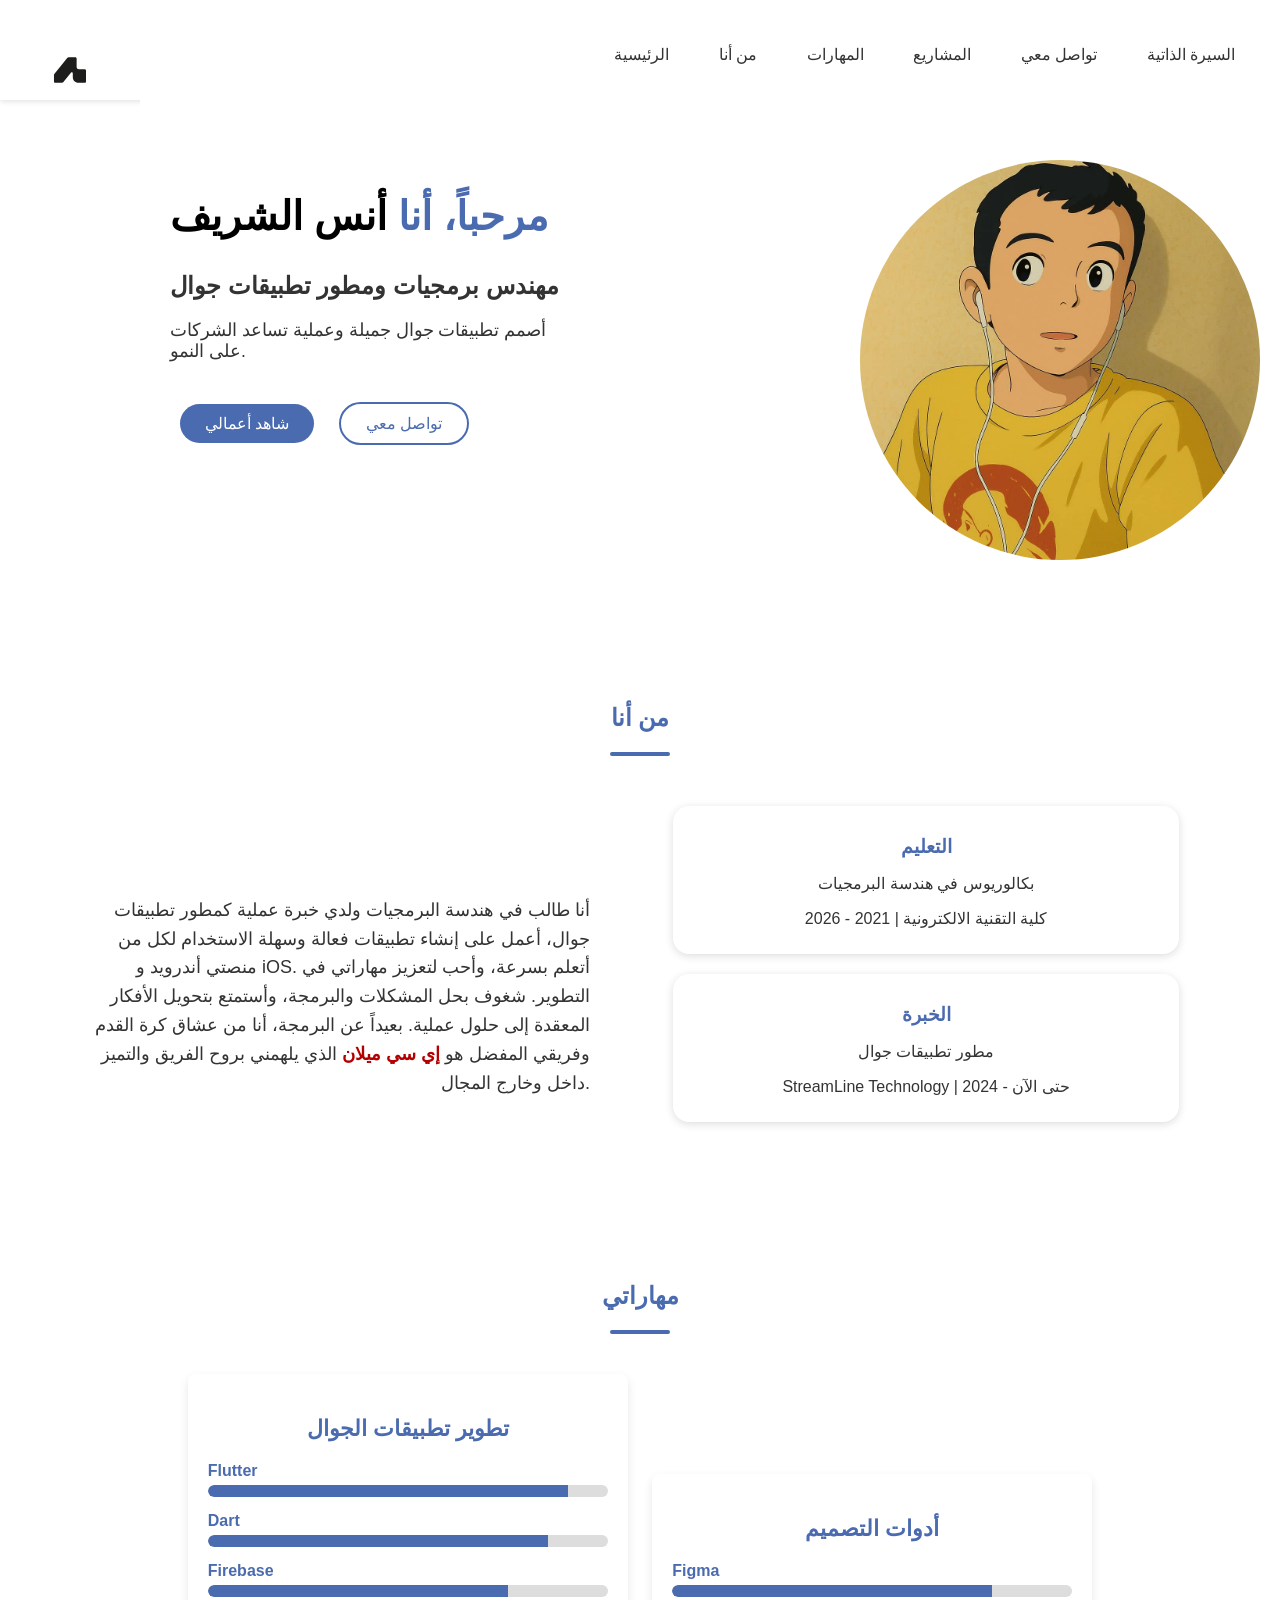
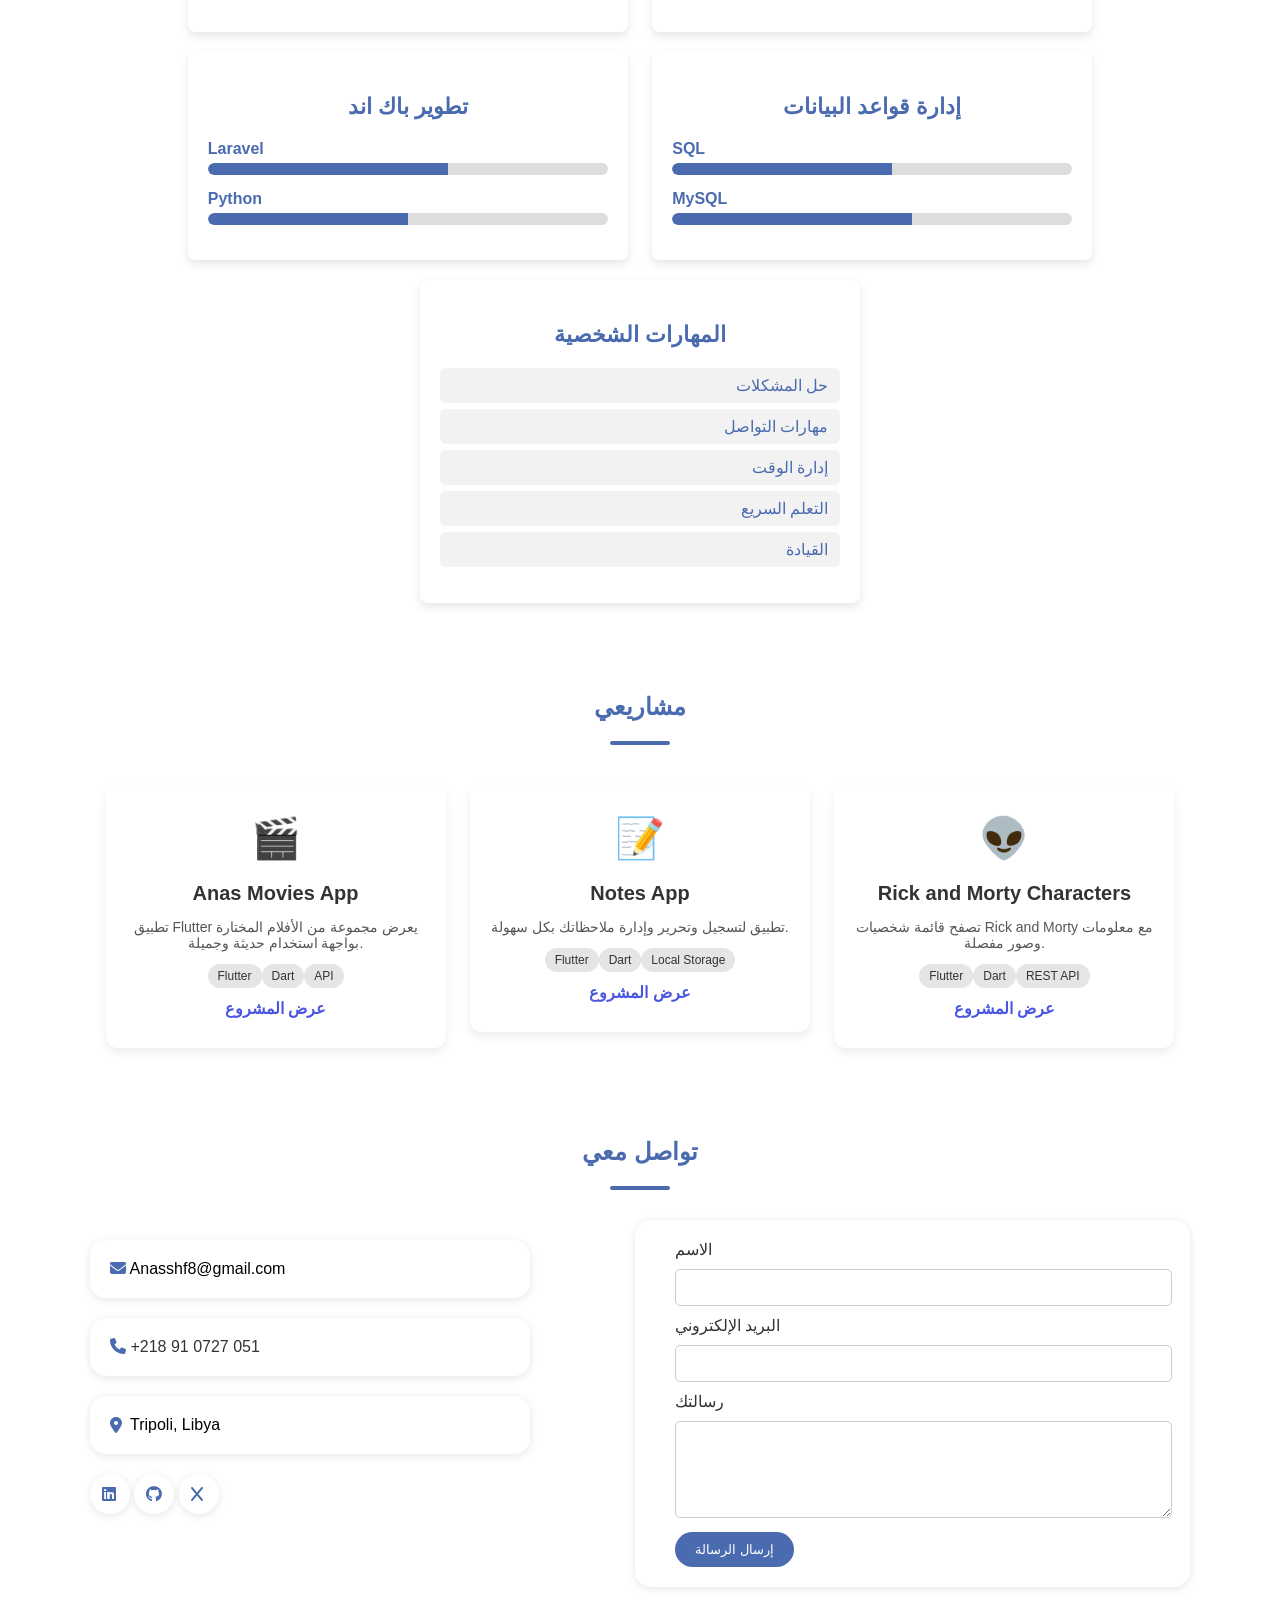
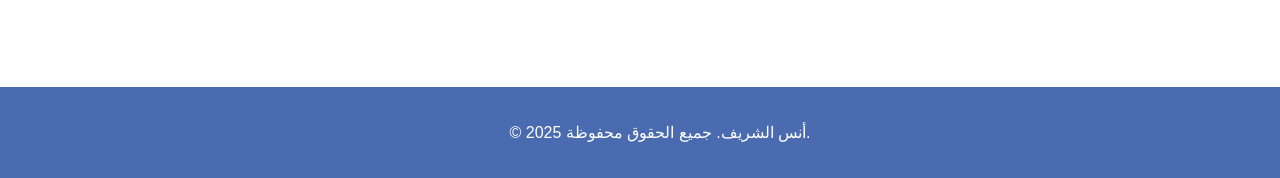
<file: index.html>
<!DOCTYPE html>
<html lang="ar" dir="ltr">
  <head>
    <meta charset="UTF-8" />
    <meta name="viewport" content="width=device-width, initial-scale=1.0" />
    <title>أنس الشريف - الموقع الشخصي</title>
    <link rel="stylesheet" href="styles.css" />
    <link
      rel="stylesheet"
      href="https://cdnjs.cloudflare.com/ajax/libs/font-awesome/6.4.0/css/all.min.css"
    />
  </head>
  <body>
    <header>
      <div class="container">
        <div class="logo">
          <img
            src="LOGO BLACK.svg"
            style="
              width: 100px;
              height: 100px;
              float: left;
              line-height: 70px;
              margin: 0 20px;
            "
            alt="شعار أنس الشريف"
          />
        </div>
        <nav class="navbar">
          <ul>
            <li><a href="#home">الرئيسية</a></li>
            <li><a href="#about">من أنا</a></li>
            <li><a href="#skills">المهارات</a></li>
            <li><a href="#projects">المشاريع</a></li>
            <li><a href="#contact">تواصل معي</a></li>
            <li><a href="Anas_AlShareef_-_.pdf" download>السيرة الذاتية</a></li>
          </ul>
        </nav>
      </div>
    </header>

    <section id="home" class="hero">
      <div class="content-wrapper">
        <div class="hero-content">
          <h1>مرحباً، أنا <span class="highlight">أنس الشريف</span></h1>
          <h2>مهندس برمجيات ومطور تطبيقات جوال</h2>
          <p>أصمم تطبيقات جوال جميلة وعملية تساعد الشركات على النمو.</p>
          <div class="buttons">
            <a href="#projects" class="ViewMywork">شاهد أعمالي</a>
            <a href="#contact" class="Contact">تواصل معي</a>
          </div>
        </div>
        <div class="hero-image">
          <img
            src="Anas_Alshareef.jpeg"
            alt="أنس الشريف"
            class="profile-image"
          />
        </div>
      </div>
    </section>

    <section id="about" class="about">
      <div class="container">
        <h2 class="section-title">من أنا</h2>
        <div class="section-divider"></div>

        <div class="about-wrapper">
          <div class="about-summary">
            أنا طالب في هندسة البرمجيات ولدي خبرة عملية كمطور تطبيقات جوال، أعمل
            على إنشاء تطبيقات فعالة وسهلة الاستخدام لكل من منصتي أندرويد و iOS.
            أتعلم بسرعة، وأحب لتعزيز مهاراتي في التطوير. شغوف بحل المشكلات
            والبرمجة، وأستمتع بتحويل الأفكار المعقدة إلى حلول عملية. بعيداً عن
            البرمجة، أنا من عشاق كرة القدم وفريقي المفضل هو
            <span class="favorite-team">إي سي ميلان</span> الذي يلهمني بروح
            الفريق والتميز داخل وخارج المجال.
          </div>
          <div class="aboutDetails">
            <div class="card">
              <h3 class="cardtitle">التعليم</h3>
              <p>بكالوريوس في هندسة البرمجيات</p>
              <p>كلية التقنية الالكترونية | 2021 - 2026</p>
            </div>
            <div class="card">
              <h3 class="cardtitle">الخبرة</h3>
              <p>مطور تطبيقات جوال</p>
              <p>StreamLine Technology | 2024 - حتى الآن</p>
            </div>
          </div>
        </div>
      </div>
    </section>

    <section id="skills" class="skills">
      <div class="container">
        <h2 class="section-title">مهاراتي</h2>
        <div class="section-divider"></div>

        <div class="grid">
          <div class="category">
            <p class="skill-name">تطوير تطبيقات الجوال</p>
            <div class="skill-item">
              <span class="tech-name">Flutter</span>
              <div class="skill-bar">
                <div class="skill-level" style="width: 90%"></div>
              </div>
            </div>
            <div class="skill-item">
              <span class="tech-name">Dart</span>
              <div class="skill-bar">
                <div class="skill-level" style="width: 85%"></div>
              </div>
            </div>
            <div class="skill-item">
              <span class="tech-name">Firebase</span>
              <div class="skill-bar">
                <div class="skill-level" style="width: 75%"></div>
              </div>
            </div>
          </div>

          <div class="category">
            <p class="skill-name">أدوات التصميم</p>
            <div class="skill-item">
              <span class="tech-name">Figma</span>
              <div class="skill-bar">
                <div class="skill-level" style="width: 80%"></div>
              </div>
            </div>
          </div>

          <div class="category">
            <p class="skill-name">تطوير باك اند</p>
            <div class="skill-item">
              <span class="tech-name">Laravel</span>
              <div class="skill-bar">
                <div class="skill-level" style="width: 60%"></div>
              </div>
            </div>
            <div class="skill-item">
              <span class="tech-name">Python</span>
              <div class="skill-bar">
                <div class="skill-level" style="width: 50%"></div>
              </div>
            </div>
          </div>

          <div class="category">
            <p class="skill-name">إدارة قواعد البيانات</p>
            <div class="skill-item">
              <span class="tech-name">SQL</span>
              <div class="skill-bar">
                <div class="skill-level" style="width: 55%"></div>
              </div>
            </div>
            <div class="skill-item">
              <span class="tech-name">MySQL</span>
              <div class="skill-bar">
                <div class="skill-level" style="width: 60%"></div>
              </div>
            </div>
          </div>
          <div class="category" style="text-align: right">
            <p class="skill-name">المهارات الشخصية</p>
            <ul class="soft-skills">
              <li>حل المشكلات</li>
              <li>مهارات التواصل</li>
              <li>إدارة الوقت</li>
              <li>التعلم السريع</li>
              <li>القيادة</li>
            </ul>
          </div>
        </div>
      </div>
    </section>

    <section id="projects" class="projects">
      <div class="container">
        <h2 class="section-title">مشاريعي</h2>
        <div class="section-divider"></div>
        <div class="project-grid">
          <div class="project-card">
            <div class="project-icon">🎬</div>
            <h3>Anas Movies App</h3>
            <p>
              تطبيق Flutter يعرض مجموعة من الأفلام المختارة بواجهة استخدام حديثة
              وجميلة.
            </p>
            <div class="tech-tags">
              <span>Flutter</span><span>Dart</span><span>API</span>
            </div>
            <a
              href="https://github.com/AnasAlshareef/anas_movies"
              target="_blank"
              >عرض المشروع</a
            >
          </div>

          <div class="project-card">
            <div class="project-icon">📝</div>
            <h3>Notes App</h3>
            <p>تطبيق لتسجيل وتحرير وإدارة ملاحظاتك بكل سهولة.</p>
            <div class="tech-tags">
              <span>Flutter</span><span>Dart</span><span>Local Storage</span>
            </div>
            <a href="https://github.com/AnasAlshareef/Notes_app" target="_blank"
              >عرض المشروع</a
            >
          </div>

          <div class="project-card">
            <div class="project-icon">👽</div>
            <h3>Rick and Morty Characters</h3>
            <p>تصفح قائمة شخصيات Rick and Morty مع معلومات وصور مفصلة.</p>
            <div class="tech-tags">
              <span>Flutter</span><span>Dart</span><span>REST API</span>
            </div>
            <a
              href="https://github.com/AnasAlshareef/rick_and_morty"
              target="_blank"
              >عرض المشروع</a
            >
          </div>
        </div>
      </div>
    </section>

    <section id="contact" class="contact">
      <div class="container">
        <h2 class="section-title">تواصل معي</h2>
        <div class="section-divider"></div>
        <div class="contact-info">
          <a
            href="https://mail.google.com/mail/u/0/?fs=1&to=anasshf8@gmail.com&tf=cm"
            style="
              text-decoration: none;
              font-weight: normal;
              font-style: normal;
              color: black;
              gap: 8px;
              text-align: center;
            "
          >
            <div class="card-info">
              <i class="fas fa-envelope" style="color: #4a6baf"></i>
              Anasshf8@gmail.com
            </div></a
          >
          <div class="card-info">
            <i class="fas fa-phone" style="color: #4a6baf"></i> +218 91 0727 051
          </div>

          <a
            href="https://www.google.com/maps?q=32.8732992,13.2088138"
            style="
              text-decoration: none;
              font-weight: normal;
              font-style: normal;
              color: black;
              display: flex;
              align-items: center;
              gap: 8px;
            "
            class="card-info"
          >
            <i class="fas fa-map-marker-alt" style="color: #4a6baf"></i>
            Tripoli, Libya
          </a>

          <div class="social-links">
            <div class="social-link">
              <a href="https://www.linkedin.com/in/anas-alshareef-984a94305/"
                ><i class="fab fa-linkedin" style="color: #4a6baf"></i
              ></a>
            </div>
            <div class="social-link">
              <a href="https://github.com/AnasAlshareef"
                ><i class="fab fa-github" style="color: #4a6baf"></i
              ></a>
            </div>
            <div class="social-link">
              <a
                href="https://x.com/Anas_Alshareef1?t=XKKSjpKWQp0uOmQg47mjNQ&s=09"
                ><i class="fab fa-x" style="color: #4a6baf"></i
              ></a>
            </div>
          </div>
        </div>

        <div class="contact-form-container">
          <form class="contact-form">
            <div class="form-group">
              <label for="name">الاسم</label>
              <input type="text" id="name" required />
            </div>
            <div class="form-group">
              <label for="email">البريد الإلكتروني</label>
              <input type="email" id="email" required />
            </div>
            <div class="form-group">
              <label for="message">رسالتك</label>
              <textarea id="message" rows="5" required></textarea>
            </div>
            <button type="submit" class="btn">إرسال الرسالة</button>
          </form>
        </div>
      </div>
    </section>

    <footer>
      <div class="container">
        <p>&copy; 2025 أنس الشريف. جميع الحقوق محفوظة.</p>
      </div>
    </footer>
  </body>
</html>
</file>
<file: styles.css>
/* ===== BASIC ===== */
body {
  font-family: Helvetica;
  background-color: white;
  color: #333;
  margin: 0;
  padding: 0;
  height: 100vh;
  max-width: 100%;
}
.section-divider {
  width: 60px;
  height: 4px;
  background-color: #4a6baf;
  margin: 10px auto 30px auto;
  border-radius: 2px;
}
.section-title {
  text-align: center;
  color: #4a6baf;
}

/* ===== CONTAINER ===== */
.container {
  width: 100%;
  margin: 0;
  padding: 0;
}
.highlight {
  color: black;
}
/* ===== HEADER ===== */
header {
  background-color: white;
  height: 60px;
  padding: 20px 0;
  box-shadow: 0 2px 5px rgba(0, 0, 0, 0.1);
  width: 100%;
  margin: 0 auto;
}

header h1 {
  color: #4a6baf;
  float: left;
  line-height: 70px;
  margin: 0 20px;
}

.navbar {
  float: right;
}

nav ul {
  list-style: none;
  padding: 0;
  margin: 0;
  line-height: 70px;
}

nav ul li {
  display: inline;
  margin-right: 45px;
  direction: rtl;
}

nav ul li a {
  text-decoration: none;
  color: #333;
  direction: rtl;
}

nav ul li a:hover {
  color: #4a6baf;
}
nav ul li a.active {
  color: #4a6baf;
  font-weight: bold;
}

/* ===== Information SECTION ===== */
.hero {
  background-color: white;
  padding: 60px 0;
  text-align: left;
  overflow: hidden;
}

.content-wrapper {
  max-width: 1100px;
  margin: 0 auto;
  padding: 0 20px;
  overflow: hidden;
}

.hero-content {
  float: left;
  width: 400px;
  padding-right: 30px;
  margin-left: 10px;
}

.hero h1 {
  font-size: 2.5rem;
  color: #4a6baf;
}

.hero p {
  font-size: 1.1rem;
  margin-top: 15px;
}

.hero .buttons {
  margin-top: 30px;
}

.hero-image {
  float: right;
  width: 400px;
  text-align: center;
  border-radius: 500px;
}

.profile-image:hover {
  color: #4a6baf;
  border-color: #4a56e2;
  box-shadow: #4a6baf 2px 2px 10px;
  transition: all 0.3s ease;
  transform: rotate(360deg); /* Rotates the image 10 degrees */
}

.profile-image {
  width: 400px;
  border-radius: 500px;
}

.ViewMywork {
  display: inline-block;
  padding: 10px 25px;
  margin: 10px;
  text-decoration: none;
  color: white;
  background-color: #4a6baf;
  border-radius: 30px;
}

.Contact {
  display: inline-block;
  padding: 10px 25px;
  margin: 10px;
  text-decoration: none;
  color: #4a6baf;
  border-radius: 30px;
  border: 2px solid #4a6baf;
}

.btn:hover {
  background-color: #3a5a9f;
}

/* ===== ABOUT SECTION ===== */
.about {
  background-color: white;
  padding: 60px 0;
  overflow: hidden;
}

.about-wrapper {
  max-width: 1100px;
  margin: 0 auto;
  padding: 0 20px;
  overflow: hidden;
}

.favorite-team {
  font-weight: bold;
  color: #b30000;
}

.about-summary {
  float: left;
  text-align: center;
  width: 500px;
  font-size: large;
  line-height: 1.6;
  font-weight: 500;
  font-family: Helvetica;
  padding-top: 10%;
  text-align: right;
}

.aboutDetails {
  float: right;
  width: 48%;
  padding: 0 1%;
  box-sizing: border-box;
  text-align: center;
}

.card:hover {
  box-shadow: #4a6baf 0 2px 8px;
  transform: translateY(-5px);
  color: #4a6baf;
}
.card {
  background-color: white;
  padding: 10px;
  margin: 20px 0;
  box-shadow: #ddd 0 2px 8px;
  border-radius: 16px;
  width: 100%;
  box-sizing: border-box;
}

.cardtitle {
  font-size: 1.2rem;
  color: #4a6baf;
  margin-bottom: 10px;
}

/* ===== SKILLS SECTION ===== */
.skills {
  background-color: white;
  padding: 60px 0;
  text-align: center;
  width: 1100px;
  margin: 0 auto;
}

.skill {
  margin: 30px 0;
  max-width: 600px;
  margin-left: auto;
  margin-right: auto;
  text-align: left;
}

.skill-name {
  font-weight: bold;
  color: #4a6baf;
  margin-bottom: 20px;
  font-size: 22px;
  text-align: center;
}

.skill-item {
  margin-bottom: 15px;
}

.tech-name {
  font-weight: 600;
  color: #4a6baf;
  margin-bottom: 5px;
  display: block;
  font-size: 16px;
}

.skill-bar {
  width: 100%;
  height: 12px;
  background-color: #ddd;
  border-radius: 6px;
  overflow: hidden;
}

.skill-level {
  height: 12px;
  background-color: #4a6baf;
  border-radius: 6px 0 0 6px;
  width: 70%;
  transition: width 0.6s ease;
}

.category {
  background-color: #fff;
  padding: 20px;
  margin-bottom: 20px;
  border-radius: 8px;
  box-shadow: 0 4px 10px rgba(0, 0, 0, 0.1);
  width: 400px;
  margin: 10px;
  display: inline-block;
  text-align: left;
}

.category:hover {
  transform: translateY(-10px);
  color: #4a6baf;
  border-color: #4a56e2;
  box-shadow: #4a6baf 0 2px 8px;
}
.soft-skills {
  list-style-type: none;
  padding: 0;
  margin-top: 10px;
}

.soft-skills li {
  background-color: #f2f2f2;
  padding: 8px 12px;
  margin-bottom: 6px;
  border-radius: 6px;
  font-weight: 500;
  color: #4a6baf;
}

/* ===== PROJECTS SECTION ===== */
.projects {
  background-color: white;
  text-align: center;
  overflow: hidden;
  align-self: center;
}

.project-card {
  width: 300px;
  background-color: #fff;
  border-radius: 12px;
  box-shadow: 0 4px 10px rgba(0, 0, 0, 0.08);
  padding: 30px 20px;
  text-align: center;
  transition: transform 0.2s ease;
  display: inline-block;
  vertical-align: top;
  margin: 10px;
}

.project-card:hover {
  transform: translateY(-10px);
  color: #4a6baf;
  border-color: #4a56e2;
  box-shadow: #4a6baf 0 2px 8px;
}

.project-icon {
  font-size: 40px;
  margin-bottom: 15px;
}

.project-card h3 {
  font-size: 20px;
  margin-bottom: 10px;
}

.project-card p {
  font-size: 14px;
  color: #555;
  margin-bottom: 15px;
}

.tech-tags {
  margin-bottom: 15px;
  display: block;
}

.tech-tags span {
  background-color: #e5e5e5;
  border-radius: 20px;
  padding: 5px 10px;
  font-size: 12px;
  font-weight: 500;
}

.project-card a {
  color: #4a56e2;
  font-weight: 600;
  text-decoration: none;
}

/* Contatct */
.contact {
  max-width: 1100px;
  margin: 0 auto;
  padding: 60px 20px;
  text-align: center;
  overflow: hidden;
}

.contact-info {
  float: left;
  width: 40%;
  text-align: left;
}

.contact-form-container {
  float: right;
  width: 45%;
  background-color: white;
  box-shadow: 0 2px 8px rgba(0, 0, 0, 0.1);
  border-radius: 16px;
  padding: 20px 40px 20px 20px;
  text-align: left;
}

.contact form {
  max-width: 600px;
  padding-left: 20px;
}

.social-links {
  float: left;
  width: 58%;
  text-align: left;
}

.card-info {
  background-color: white;
  padding: 20px;
  margin: 20px auto;
  box-shadow: 0 2px 8px rgba(0, 0, 0, 0.1);
  border-radius: 16px;
  text-align: left;
}

.card-info:hover {
  box-shadow: #4a6baf 0 2px 8px;
  transform: translateY(-5px);
}
.contact input,
.contact textarea {
  width: 100%;
  padding: 10px;
  margin: 10px 0;
  border: 1px solid #ccc;
  border-radius: 5px;
}

.social-link {
  background-color: white;
  border-radius: 50px;
  width: 40px;
  height: 40px;
  box-shadow: 0 2px 8px rgba(0, 0, 0, 0.1);
  display: inline-block;
  box-sizing: border-box;
  padding: 12px;
  direction: ltr;
}

.social-link:hover {
  transform: translateY(-5px);
  color: #4a6baf;
  border-color: #4a56e2;
  box-shadow: #4a6baf 0 2px 8px;
}

.contact button {
  padding: 10px 20px;
  background-color: #4a6baf;
  color: white;
  border: none;
  border-radius: 30px;
}

.contact button:hover {
  background-color: #3a5a9f;
}

/* ===== FOOTER ===== */
footer {
  background-color: #4a6baf;
  color: white;
  text-align: center;
  padding: 20px;
  margin-top: 40px;
  width: 100%;
}
</file>
